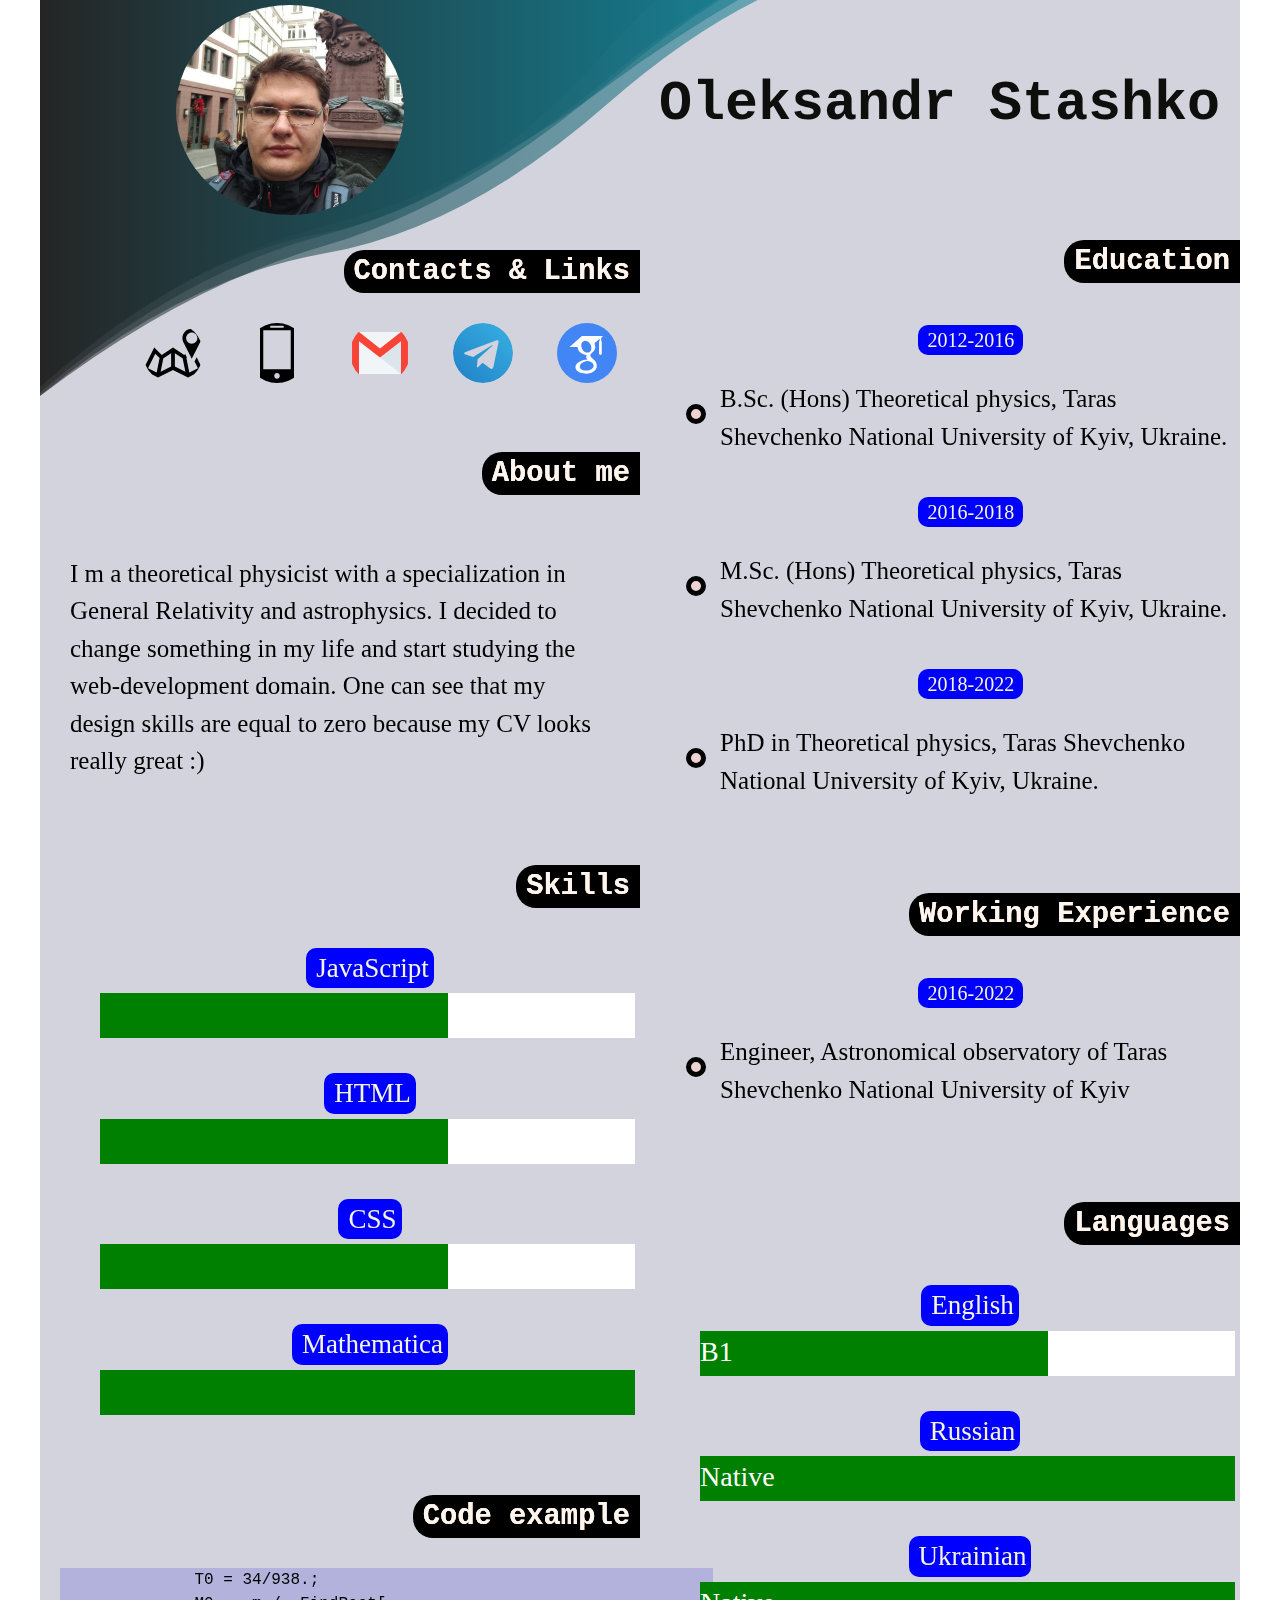
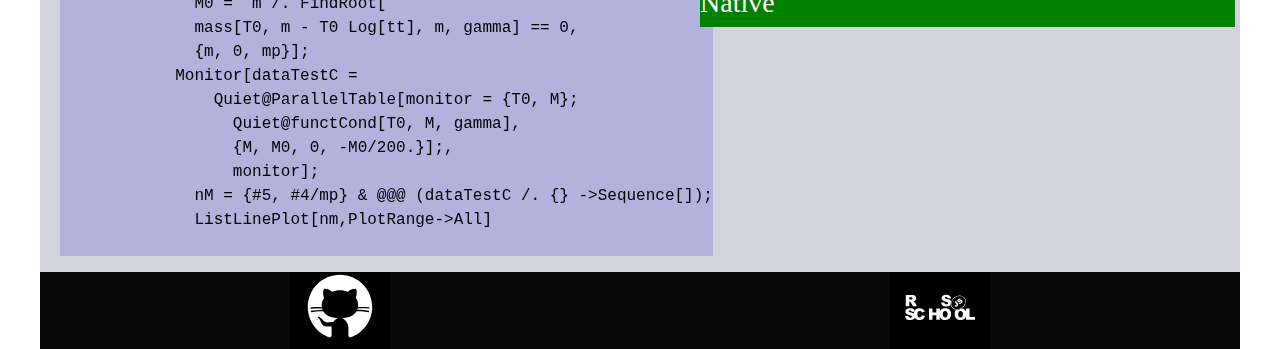
<file: index.html>
<!DOCTYPE html>
<html lang="en">
<head>
  <meta charset="UTF-8">
  <meta http-equiv="X-UA-Compatible" content="IE=edge">
  <link
  rel="stylesheet"
  href="https://use.fontawesome.com/releases/v5.13.0/css/all.css"
  integrity="sha384-Bfad6CLCknfcloXFOyFnlgtENryhrpZCe29RTifKEixXQZ38WheV+i/6YWSzkz3V"
  crossorigin="anonymous"
/>
  <link rel="stylesheet" href="./styles.css">
  <meta name="viewport" content="width=device-width, initial-scale=1.0">
  <title>Document</title>
</head>
<body>
  <main class="container">
    <div class="main-page">
      <div class="left-clm">
        <div class="photo-cont">
          <img class="photo" src="Photo1.jpg" alt="photo">
        </div>
        <section id="contacts" class="sect">
          <h2 class="sect-title">
            <span class="span">Contacts & Links</span>
          </h2>
          <ul class="cntcs-list">
            <li></li>
            <li>
               <a  href="https://is.gd/uzYQHp"> <img src="map-with-placeholder_icon-icons.com_56692.svg" alt="map"></a>
              </li>
            <li>
              <a  href="tel:+380676047019"> <img src="cell-phone-svgrepo-com.svg" alt="phone"></a>
            </li>
            <li>
              <a href="mailto:alexander.stashko@gmail.com">
                <img src="4202011emailgmaillogomailsocialsocialmedia-115677_115624.svg" alt="email">
              </a>
            </li>
            <li>
              <a href="https://telegram.me/Oleksandr_Stashko">
                <img src="telegram_logo_icon_186899.svg" alt="TG">
              </a>
            </li>
              <li>
                <a href="https://scholar.google.com/citations?user=JvdwWYMAAAAJ&hl=en">
                  <img src="google_scholar_icon_130918.svg" alt="GoogleScholar">
                </a>
            </li>
          </ul>
        </section>
        <section id="about" class="sect">
          <h2 class="sect-title">
            <span class="span">About me</span>
          </h2>
          <p class="aboutme">I m a theoretical physicist with a specialization in General Relativity and astrophysics. I decided to change something in my life and start studying the web-development domain.  One can see that my design skills are equal to zero because my CV looks really great :)  </p>
        </section>

  
        <section id="skills" class="sect">
          <h2 class="sect-title">
            <span class="span">Skills</span>
          </h2>
          <ul class="list-lang">
            <li>
              <div class="innerL">
                <div class="el1">
                  <span class="lang"> JavaScript</span>
                </div>
                <div class="langsc">
                  <div class="valL">
                    <span></span>
                  </div>
                  <div class="valR"> </div>
                </div>
              </div>
            </li>
            <li>
              <div class="innerL">
                <div class="el1">
                  <span class="lang"> HTML</span>
                </div>
                <div class="langsc">
                  <div class="valL"><span></span> </div>
                  <div class="valR"> </div>
                </div>
             </div>
            </li>
            <li>
              <div class="innerL">
                <div class="el1">
                  <span class="lang"> CSS</span>
                </div>
                <div class="langsc">
                  <div class="valL"><span></span> </div>
                  <div class="valR"> </div>
                </div>
              </div>
            </li>
            <li>
              <div class="innerL">
                <div class="el1">
                  <span class="lang"> Mathematica</span>
                </div>
                <div class="langsc">
                  <div class="valLf"><span></span> </div>
                </div>
              </div>
            </li>
          </ul>
        </section>
        <section id="codeExmp" class="sect">
          <h2 class="sect-title">
            <span class="span">Code example</span>
          </h2>
          <div class="code">
            <pre >
              T0 = 34/938.;
              M0 =  m /. FindRoot[
              mass[T0, m - T0 Log[tt], m, gamma] == 0, 
              {m, 0, mp}];
            Monitor[dataTestC = 
                Quiet@ParallelTable[monitor = {T0, M}; 
                  Quiet@functCond[T0, M, gamma], 
                  {M, M0, 0, -M0/200.}];,
                  monitor]; 
              nM = {#5, #4/mp} & @@@ (dataTestC /. {} ->Sequence[]);
              ListLinePlot[nm,PlotRange->All]
            </pre>
          </div>
        </section>

      </div>
      
      <div class="right-clm">
        <header class="header">
          <h1>Oleksandr Stashko</h1>
        </header>
        <section id="education" class="sect">
          <h2 class="sect-title">
            <span class="span">Education</span>
          </h2>
            <ul class="list-work">
              <li>
                <div class="innerL">
                <div class="el1">
                  <span class="dates"> 2012-2016</span>
                </div>
                <div class="el2">
                  <p>
                    B.Sc. (Hons) Theoretical physics, Taras Shevchenko National University of Kyiv, Ukraine.
                  </p>
                </div>
              </div>
            </li>
              <li>
                <div class="innerL">
                  <div class="el1">
                    <span class="dates"> 2016-2018</span>
                  </div>
                  <div class="el2">
                    <p>
                      M.Sc. (Hons) Theoretical physics, Taras Shevchenko National University of Kyiv, Ukraine.
                    </p>
                  </div>
                </div>
              </li>
              <li>
                <div class="innerL">
                  <div class="el1">
                    <span class="dates"> 2018-2022</span>
                  </div>
                  <div class="el2">
                    <p>
                      PhD in Theoretical physics, Taras Shevchenko National University of Kyiv, Ukraine.
                    </p>
                  </div>
                </div>
              </li>
            </ul>
        </section>
        <section id="working" class="sect">
          <h2 class="sect-title">
            <span class="span">Working Experience</span>
          </h2>
          <ul class="list-work">
            <li>
              <div class="innerL">
                <div class="el1">
                  <span class="dates"> 2016-2022</span>
                </div>
                <div class="el2">
                  <p>
                    Engineer, Astronomical observatory of
                    Taras Shevchenko National University of Kyiv
                  </p>
                </div>
              </div>
            </li>
          </ul>
        </section>
        <section id="language" class="sect">
          <h2 class="sect-title">
            <span class="span">Languages</span>
          </h2>
          <ul class="list-lang">
            <li>
              <div class="innerL">
                <div class="el1">
                  <span class="lang"> English</span>
                </div>
                <div class="langsc">
                  <div class="valL"><span>B1</span> </div>
                  <div class="valR"> </div>
                </div>
              </div>
            </li>
            <li>
              <div class="innerL">
                <div class="el1">
                  <span class="lang"> Russian</span>
                </div>
                <div class="langsc">
                  <div class="valLf"><span>Native</span> </div>
                </div>
              </div>
            </li>
            <li>
              <div class="innerL">
                <div class="el1">
                  <span class="lang"> Ukrainian</span>
                </div>
                <div class="langsc">
                  <div class="valLf"><span>Native</span> </div>
                </div>
              </div>
            </li>
          </ul>
        </section>
      </div>
    </div>
    <footer>
      <div class="f1">
        <a href="https://github.com/OleksandrStashko">
          <img class="logo" src="icons8-github.svg" alt="github">
        </a>
      </div>
      <div class="f2">
        <a href="https://rs.school/js/">
          <img class="logo" src="rs_school_js.svg" alt="rss">
        </a>
      </div>
    </footer>
  </main>
</body>
</html>
</file>
<file: styles.css>
* {
  box-sizing: border-box;
}
body{
  line-height: 1.5; 
margin: 0 auto;
}

.container{
  margin: 0 auto;
  display: flex;
  background-color: rgb(211, 211, 221);
  flex-direction: column;
  flex-grow: 1;
  max-width: 1200px;  
  min-width: 320px;
  min-height: 100vh;
  background-image: url("bkg.svg");
  background-repeat: no-repeat;
}

.main-page{  
  font-size: 16px;
  display: flex;
  flex-grow: 1;
  margin: 0 auto;
  background-repeat: no-repeat;
}
.left-clm{
  display: flex;
  flex-direction: column;
  align-items: center;
  width: 50%;
}


.photo-cont{ 
  display: flex;
  margin: 5px 0px; 
  height: 210px;  
  margin-left: -100px;
}
.photo{
border-radius: 50%;
height: 100%;
width: 100%;
flex-shrink: 0;
object-fit: cover;
}

h2{
  font-size: 36px;
  font-family:monospace;
  mix-blend-mode: hard-light;
}
h1{
  font-size: 36px;
  font-family:monospace;
  align-items: center;
  padding-right: 20px;
}


.right-clm{
display: flex;
flex-direction: column;
width: 50%;
align-items: center;
flex-grow: 1;
}

.header{  
  display: flex;
  width: 100%;
  justify-content: flex-end;
  align-items: center;
  height: 210px;
}

.header h1{
  text-align: right;
  color: rgb(14, 14, 13);
  max-height: 100px;
  font-size: 55px;
  font-family:monospace;
  text-transform: capitalize;
}
.section-r{
    display: flex;
    flex-direction: column;
    align-items: center;
    justify-content: flex-end;
    width: 50%;
    flex-grow: 1;
    padding-right: 20px;
}
.sect{
  width: 100%;
}
.sect-title{
  display: flex;
  justify-content:flex-end;
  align-self: end;   
}
.span{
  background-color: black;
  color: bisque;
  padding: 0px 10px;
  font-size: 0.8em;
  border-radius: 20px 0 0 20px;
}
.cntcs-list{
  list-style: none;
  display: flex;
  justify-content: space-between;
  flex-grow: 1;
}
.cntcs-list li{
  flex-grow: 1;
}
.cntcs-list li a img{
  width: 60px;
  height: 60px;
  border-radius: 70px;
}

li {
  position: relative;
  margin: 0;
  padding-bottom: 1em;
  padding-left: 20px;
}

.hr{
  display: flex;
  width: 300px;
  background-color: black;
  border: 2px solid rgb(0, 0, 0);
  border-radius: 5px;
}
.dates{
  font-size: 1.5em;
  color: blue;
  display: inline-block;
  width: 100px;
  font-size: 20px;
}
.timestamp{
  min-width: 100%;
  display: block;
  height: 100px;
}
.span-el-ed{

    font-size: 21px;
    color: black;
    width: 100%;
    height: 50px;
    margin-top: -10px;

}
.list-work{
  font-size: 2em;
  list-style: none;
  border-left: 2px black;
}
.list-lang{
  font-size: 2em;
  list-style: none;
  border-left: 2px black;
}
.lang{
  font-size: 27px;
  padding: 5px;
}
.langsc{
  margin-top: 5px;
  display: inline-flex;
  flex-grow: 1;
  height: 45px;
}
.valL{
  display: flex;
  width: 65%;
  background-color: green;
  font-size: 28px;
  color:white;
}
.valLf{
  display: flex;
  width: 100%;
  background-color: green;
  font-size: 28px;
  color:white;
  margin-right: 5px;
}
.valR{
  width: 35%; 
  background-color: white;
  margin-right: 5px;
}

.innerL{
  display: flex;
  flex-direction: column;
  width: 100%;
  flex-grow: 1;
  font-size: 20px;
  padding-top: 10px;
}

.el1{
  width:fit-content;
  align-self: center;
  font-size: 0.8em;
  overflow: hidden;
  margin-bottom:0px;
  background-color: blue;
  color: beige;
  padding-left: 5px;
  border-radius: 10px 10px 10px 10px;

}
.dates{
  color: beige;
  padding-left: 5px;
  border-radius: 20px;
}
.el2{
  width: 100%;
  max-height:100px;
  overflow: hidden;
  font-size: 25px;
  padding-left: 20px;
}


.list-work li::before{
  content:"";
  position: absolute; /* adjust manually */
  border: 5px solid black;
  border-radius: 100%;
  background-color: rgb(238, 211, 211);
  height: 50px;
  top: 89px;
  left: 6px ;
  width: 10px;
  height: 10px;
}

.list-work li:hover{
  transform: scale(1.1);
  z-index: 1;
  background-color: rgb(211, 211, 221);
  box-shadow: 7px 8px 8px  #888888;
  outline: 0.5px solid black;
  margin-bottom: 20px;
  margin-top: 5px;
  transition: all 500ms ease-in-out;
}
.list-lang{
  font-size: 25px;
}
footer{
  display: flex;
  width: 100%;
  margin: 0 auto;
  background-color: rgb(8, 8, 8);
  justify-content: space-around;
}
.f1,.f2{
align-items: flex-end;
padding: 0 15px 0 15px;
background-color: black;

}
.logo{
  width: 70px;
height: 70px; 
-webkit-filter: invert(100%); /* safari 6.0 - 9.0 */
filter: invert(100%);
}


.code{
  justify-content: flex-end;
  width: fit-content;
  background-color: rgb(178, 178, 221);
  margin-left: 20px;
  font-family: monospace;
}
.code:hover{
  transition: all 500ms ease-in-out;
  transform: scale(1.1);
  z-index: 1;
}

.aboutme{
font-size: 25px;
padding: 30px;
}

.aboutme:hover{
  transform: scale(1.1);
  z-index: 1;
  background-color: rgb(211, 211, 221);
  box-shadow: 7px 8px 8px  #888888;
  outline: 0.5px solid black;
  margin-bottom: 30px;
  margin-top: 5px;
  transition: all 500ms ease-in-out;
}
</file>
